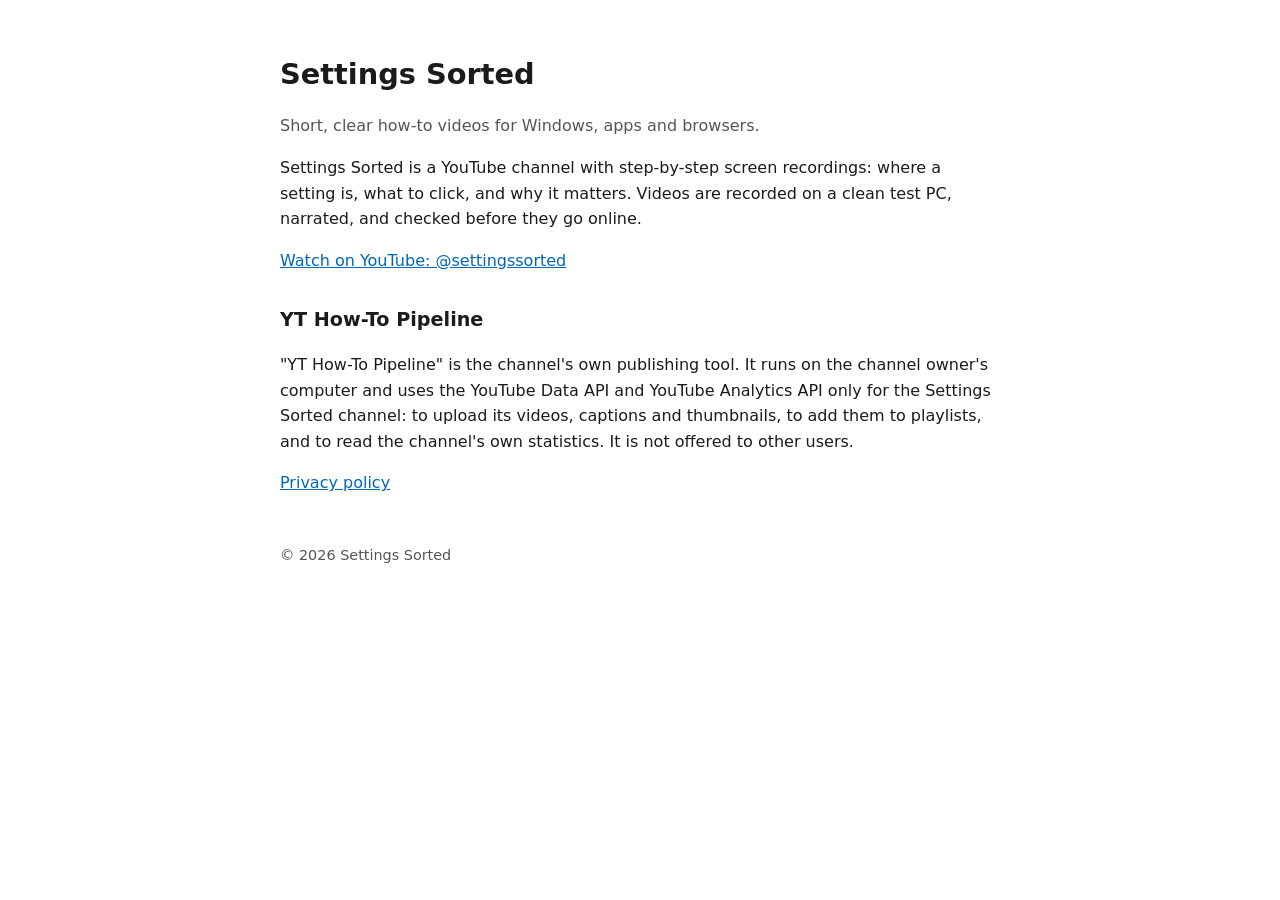
<file: index.html>
<!doctype html>
<html lang="en"><head><meta charset="utf-8"><meta name="viewport" content="width=device-width,initial-scale=1">
<title>Settings Sorted</title><link rel="stylesheet" href="style.css"></head>
<body>
<h1>Settings Sorted</h1>
<p class="muted">Short, clear how-to videos for Windows, apps and browsers.</p>
<p>Settings Sorted is a YouTube channel with step-by-step screen recordings: where a setting is,
what to click, and why it matters. Videos are recorded on a clean test PC, narrated, and checked
before they go online.</p>
<p><a href="https://www.youtube.com/@settingssorted">Watch on YouTube: @settingssorted</a></p>
<h2>YT How-To Pipeline</h2>
<p>"YT How-To Pipeline" is the channel's own publishing tool. It runs on the channel owner's computer
and uses the YouTube Data API and YouTube Analytics API only for the Settings Sorted channel: to upload
its videos, captions and thumbnails, to add them to playlists, and to read the channel's own statistics.
It is not offered to other users.</p>
<p><a href="privacy.html">Privacy policy</a></p>
<footer>&copy; 2026 Settings Sorted</footer>
</body></html>
</file>
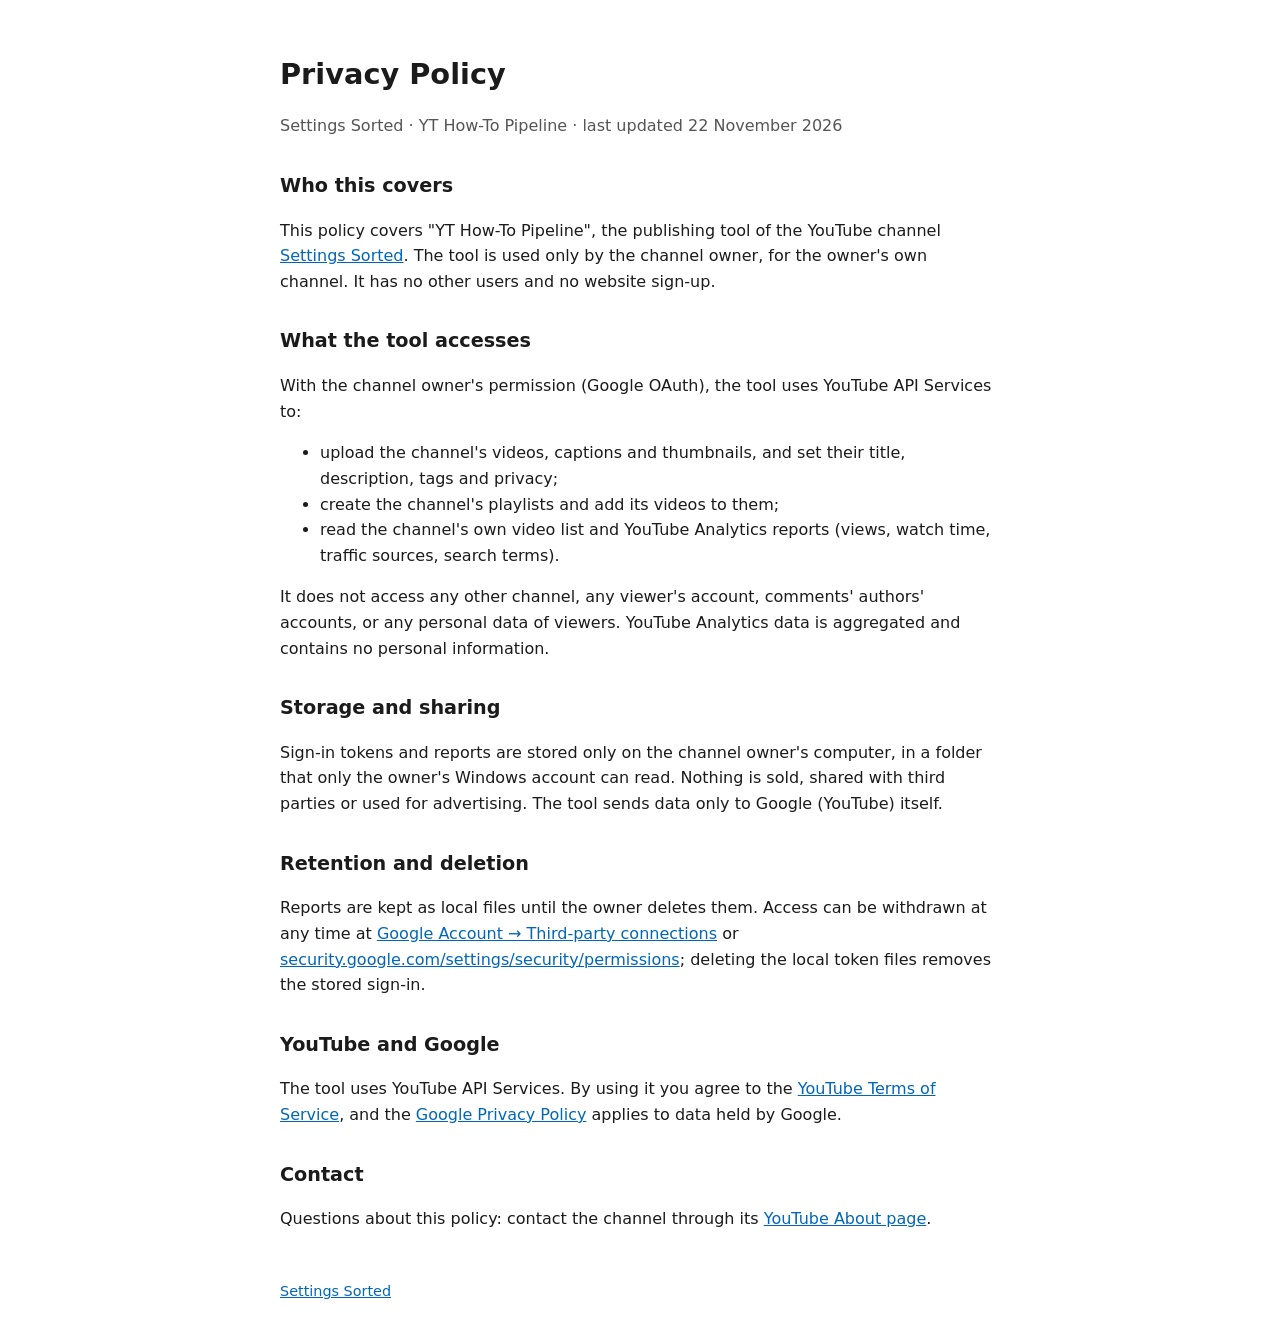
<file: privacy.html>
<!doctype html>
<html lang="en"><head><meta charset="utf-8"><meta name="viewport" content="width=device-width,initial-scale=1">
<title>Privacy Policy</title><link rel="stylesheet" href="style.css"></head>
<body>
<h1>Privacy Policy</h1>
<p class="muted">Settings Sorted &middot; YT How-To Pipeline &middot; last updated 22 November 2026</p>

<h2>Who this covers</h2>
<p>This policy covers "YT How-To Pipeline", the publishing tool of the YouTube channel
<a href="https://www.youtube.com/@settingssorted">Settings Sorted</a>. The tool is used only by the
channel owner, for the owner's own channel. It has no other users and no website sign-up.</p>

<h2>What the tool accesses</h2>
<p>With the channel owner's permission (Google OAuth), the tool uses YouTube API Services to:</p>
<ul>
<li>upload the channel's videos, captions and thumbnails, and set their title, description, tags and privacy;</li>
<li>create the channel's playlists and add its videos to them;</li>
<li>read the channel's own video list and YouTube Analytics reports (views, watch time, traffic sources, search terms).</li>
</ul>
<p>It does not access any other channel, any viewer's account, comments' authors' accounts, or any
personal data of viewers. YouTube Analytics data is aggregated and contains no personal information.</p>

<h2>Storage and sharing</h2>
<p>Sign-in tokens and reports are stored only on the channel owner's computer, in a folder that only the
owner's Windows account can read. Nothing is sold, shared with third parties or used for advertising.
The tool sends data only to Google (YouTube) itself.</p>

<h2>Retention and deletion</h2>
<p>Reports are kept as local files until the owner deletes them. Access can be withdrawn at any time at
<a href="https://myaccount.google.com/permissions">Google Account &rarr; Third-party connections</a>
or <a href="https://security.google.com/settings/security/permissions">security.google.com/settings/security/permissions</a>;
deleting the local token files removes the stored sign-in.</p>

<h2>YouTube and Google</h2>
<p>The tool uses YouTube API Services. By using it you agree to the
<a href="https://www.youtube.com/t/terms">YouTube Terms of Service</a>, and the
<a href="https://policies.google.com/privacy">Google Privacy Policy</a> applies to data held by Google.</p>

<h2>Contact</h2>
<p>Questions about this policy: contact the channel through its
<a href="https://www.youtube.com/@settingssorted/about">YouTube About page</a>.</p>

<footer><a href="index.html">Settings Sorted</a></footer>
</body></html>
</file>
<file: style.css>
body{font-family:system-ui,-apple-system,"Segoe UI",sans-serif;max-width:720px;margin:0 auto;padding:32px 16px;line-height:1.6;color:#1b1b1b;background:#fff}
h1{font-size:1.8rem;margin-bottom:.2rem}h2{font-size:1.2rem;margin-top:2rem}a{color:#0067b8}
.muted{color:#555}footer{margin-top:3rem;font-size:.9rem;color:#555}
@media (prefers-color-scheme:dark){body{background:#121212;color:#e6e6e6}a{color:#6cb8ff}.muted,footer{color:#aaa}}
</file>
